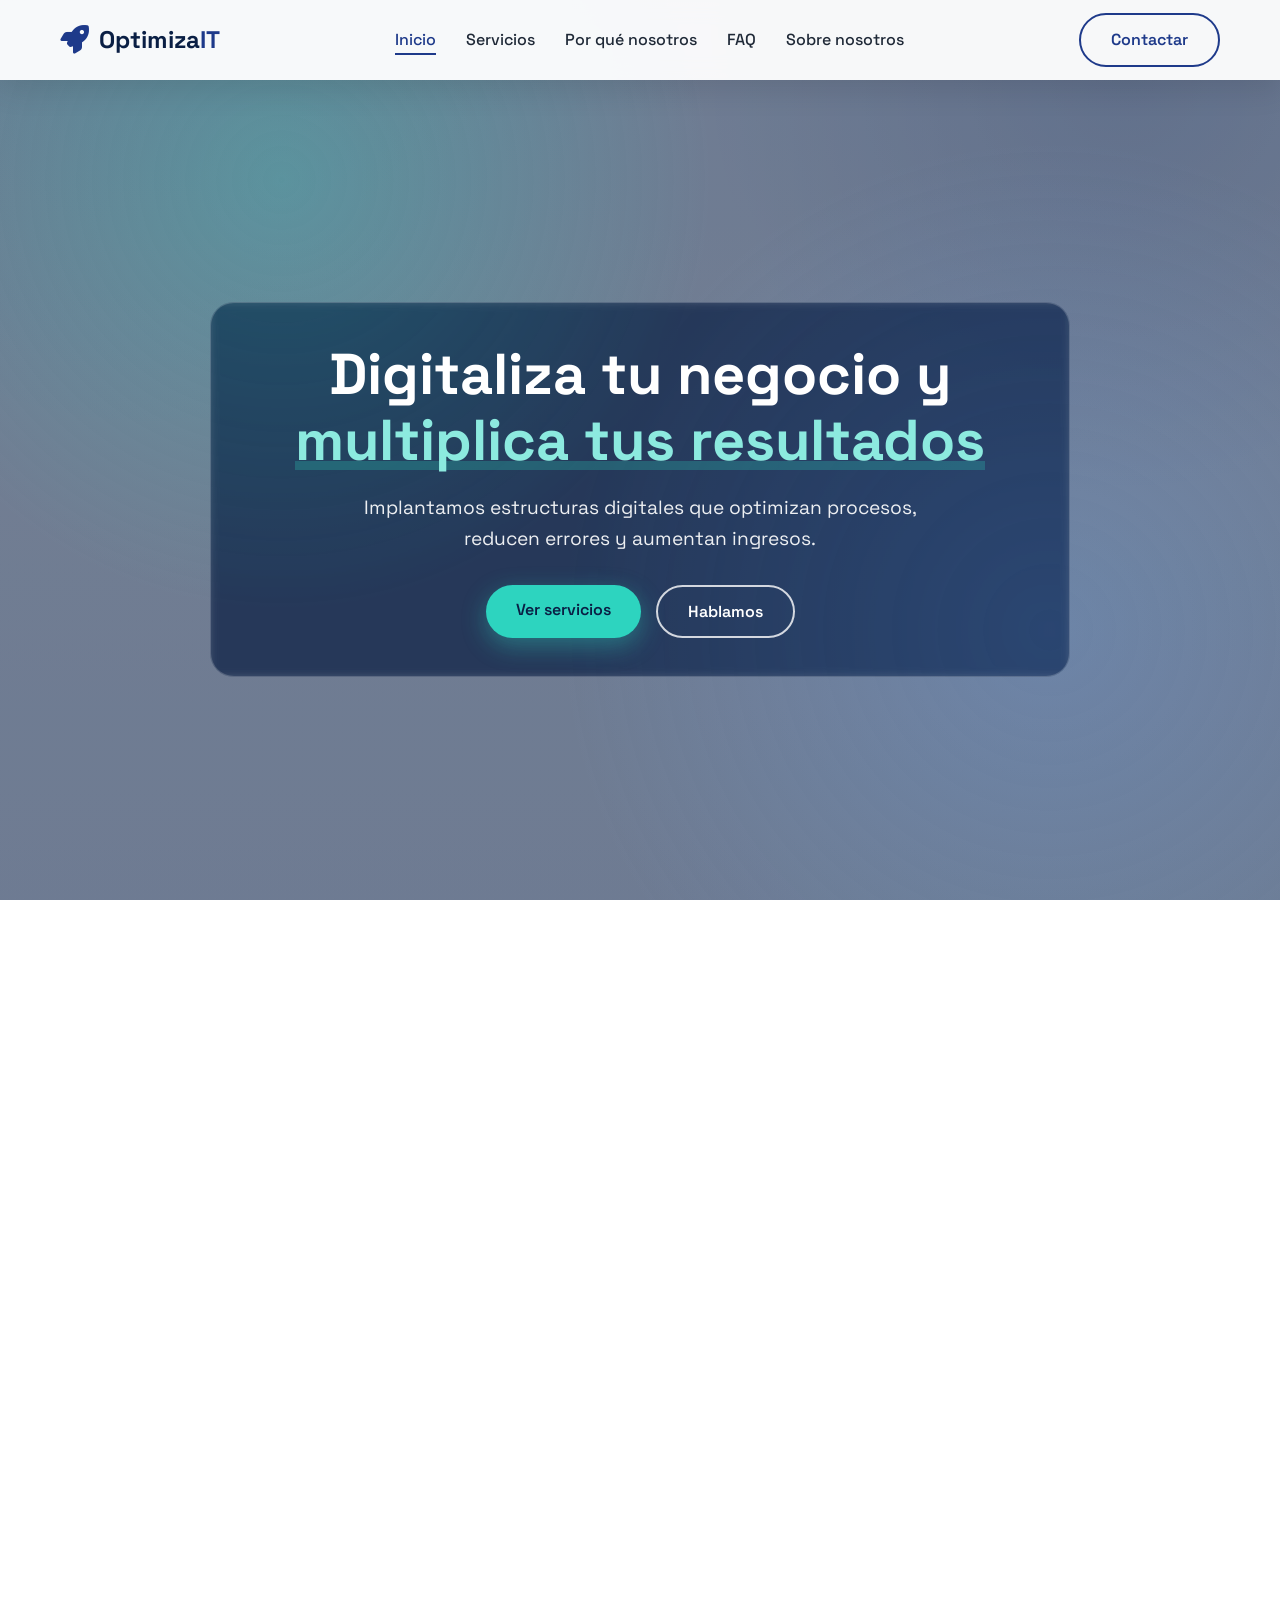
<file: index.html>
<!DOCTYPE html>
<html lang="es">

<head>
    <meta charset="UTF-8">
    <meta name="viewport" content="width=device-width, initial-scale=1.0">
    <title>OptimizaIT – Transformamos negocios</title>
    <link rel="stylesheet" href="css/estilo.css">
    <!-- Font Awesome para iconos -->
    <link rel="stylesheet" href="https://cdnjs.cloudflare.com/ajax/libs/font-awesome/6.0.0/css/all.min.css">
</head>

<body>
    <!-- HEADER FIJO -->
    <header class="header">
        <div class="container header-container">
            <div class="logo">
                <i class="fas fa-rocket"></i>
                <span>Optimiza<span class="logo-highlight">IT</span></span>
            </div>
            <nav class="nav-menu" id="nav-menu">
                <ul class="nav-list">
                    <li><a href="#inicio" class="nav-link active">Inicio</a></li>
                    <li><a href="#servicios" class="nav-link">Servicios</a></li>
                    <li><a href="#por-que" class="nav-link">Por qué nosotros</a></li>
                    <li><a href="#faq" class="nav-link">FAQ</a></li>
                    <li><a href="sobre-nosotros.html" class="nav-link">Sobre nosotros</a></li>
                </ul>
            </nav>
            <a href="contacto.html" class="btn btn-header">Contactar</a>
            <div class="hamburger" id="hamburger">
                <span class="bar"></span>
                <span class="bar"></span>
                <span class="bar"></span>
            </div>
        </div>
    </header>

    <main>
        <!-- HERO SECTION -->
        <section id="inicio" class="hero">
            <div class="container hero-container">
                <div class="hero-content">
                    <h1 class="hero-title">Digitaliza tu negocio y <span class="highlight">multiplica tus
                            resultados</span></h1>
                    <p class="hero-subtitle">Implantamos estructuras digitales que optimizan procesos, <br> reducen 
                        errores y aumentan ingresos.</p>
                    <div class="hero-buttons">
                        <a href="#servicios" class="btn btn-primary">Ver servicios</a>
                        <a href="contacto.html" class="btn btn-secondary">Hablamos</a>
                    </div>
                </div>
            </div>
        </section>

        <!-- RAZONES PARA MODERNIZARSE -->
        <section class="razones">
            <div class="container">
                <h2 class="section-title">¿Por qué dar el <span class="highlight">salto digital</span>?</h2>
                <p class="section-subtitle">Céntrate en tu negocio. Dar el salto digital significa dejar de depender del esfuerzo constante y empezar a <strong>crecer</strong> con un sistema estructurado, eficiente y medible.</p>
                <div class="razones-grid">
                    <div class="razon-card">
                        <div class="razon-icon">
                            <i class="fas fa-clock"></i>
                        </div>
                        <h3>Negocio funcionando 24/7</h3>
                        <p>La atención al cliente y gestión interna nunca para de funcionar. El trabajo deja de acumularse.</p>
                    </div>
                    <div class="razon-card">
                        <div class="razon-icon">
                            <i class="fas fa-robot"></i>
                        </div>
                        <h3>Automatización de procesos</h3>
                        <p>Elimina tareas repetitivas y gana tiempo con sistemas que trabajan para ti.</p>
                    </div>
                    <div class="razon-card">
                        <div class="razon-icon">
                            <i class="fas fa-chart-line"></i>
                        </div>
                        <h3>Negocio escalable</h3>
                        <p>Haz crecer tu negocio exponencialmente sin que aumente tu carga de trabajo.</p>
                    </div>
                    <div class="razon-card">
                        <div class="razon-icon">
                            <i class="fas fa-database"></i>
                        </div>
                        <h3>Decisiones basadas en datos</h3>
                        <p>Conoce a tu audiencia y mejora constantemente con información real.</p>
                    </div>
                </div>
            </div>
        </section>

        <!-- SERVICIOS -->
        <section id="servicios" class="servicios">
            <div class="container">
                <h2 class="section-title">Soluciones a <span class="highlight">medida</span> para tu negocio</h2>
                <div class="servicios-grid">
                    <div class="servicio-card">
                        <div class="servicio-icon">
                            <i class="fas fa-code"></i>
                        </div>
                        <h3>Web Profesional</h3>
                        <ul class="servicio-list">
                            <li><i class="fas fa-check"></i> Convertir visitas en clientes</li>
                            <li><i class="fas fa-check"></i> Diseño personalizado y funcional</li>
                            <li><i class="fas fa-check"></i> Adaptación móvil</li>
                            <li><i class="fas fa-check"></i> SEO incluido</li>
                        </ul>
                    </div>
                    <div class="servicio-card">
                        <div class="servicio-icon">
                            <i class="fas fa-cogs"></i>
                        </div>
                        <h3>Automatización</h3>
                        <ul class="servicio-list">
                            <li><i class="fas fa-check"></i> Email marketing automático</li>
                            <li><i class="fas fa-check"></i> Bots personalizados</li>
                            <li><i class="fas fa-check"></i> Gestión de citas</li>
                            <li><i class="fas fa-check"></i> Administración de clientes</li>
                        </ul>
                    </div>
                    <div class="servicio-card">
                        <div class="servicio-icon">
                            <i class="fas fa-search"></i>
                        </div>
                        <h3>Control financiero</h3>
                        <ul class="servicio-list">
                            <li><i class="fas fa-check"></i> Analiza tu estrategia financiera</li>
                            <li><i class="fas fa-check"></i> Controla tus ingresos y gastos</li>
                            <li><i class="fas fa-check"></i> Facturación automática</li>
                            <li><i class="fas fa-check"></i> Soluciones visuales</li>
                        </ul>
                    </div>
                    <div class="servicio-card">
                        <div class="servicio-icon">
                            <i class="fas fa-headset"></i>
                        </div>
                        <h3>Mantenimiento</h3>
                        <ul class="servicio-list">
                            <li><i class="fas fa-check"></i> Actualizaciones</li>
                            <li><i class="fas fa-check"></i> Copias de seguridad</li>
                            <li><i class="fas fa-check"></i> Soporte prioritario</li>
                            <li><i class="fas fa-check"></i> Formación para un uso autónomo</li>
                        </ul>
                    </div>
                </div>
            </div>
        </section>

        <!-- C�MO TRABAJAMOS -->
        <section class="proceso">
            <div class="container">
                <h2 class="section-title">¿Cómo <span class="highlight">trabajamos</span>?</h2>
                <div class="proceso-grid">
                    <div class="proceso-card">
                        <span class="proceso-numero">1</span>
                        <h3>Análisis estratégico</h3>
                        <p>Analizamos tu modelo de negocio y atacamos los puntos débiles o problemáticos.</p>
                    </div>
                    <div class="proceso-card">
                        <span class="proceso-numero">2</span>
                        <h3>Diseño y construcción del sistema</h3>
                        <p>Creamos la arquitectura digital eficiente y adaptada exactamente a tu forma de trabajar.</p>
                    </div>
                    <div class="proceso-card">
                        <span class="proceso-numero">3</span>
                        <h3>Implementación</h3>
                        <p>Visualiza resultados de 2 a 4 semanas. Nosotros nos encargamos del mantenimiento del sistema.</p>
                    </div>
                </div>
            </div>
        </section>

        <!-- CASOS DE ÉXITO -->
        <!--
        <section class="casos">
            <div class="container">
                <h2 class="section-title">Negocios que ya <span class="highlight">confían</span> en nosotros</h2>
                <div class="casos-grid">
                    <div class="caso-card">
                        <div class="caso-cliente">
                            <i class="fas fa-store"></i>
                            <h3>Panadería "El Trigo"</h3>
                        </div>
                        <p class="caso-resultado">? Aumento de ventas online: <strong>+150%</strong></p>
                        <p class="caso-testimonio">"Empezaron a pedir por la web y no damos abasto. Increíble."</p>
                        <span class="caso-nombre">– María, dueña</span>
                    </div>
                    <div class="caso-card">
                        <div class="caso-cliente">
                            <i class="fas fa-dumbbell"></i>
                            <h3>Gimnasio FitLife</h3>
                        </div>
                        <p class="caso-resultado">? Reservas automáticas: <strong>+200%</strong></p>
                        <p class="caso-testimonio">"Automatizamos las reservas y ahora todo funciona solo."</p>
                        <span class="caso-nombre">- Carlos, gerente</span>
                    </div>
                    <div class="caso-card">
                        <div class="caso-cliente">
                            <i class="fas fa-laptop"></i>
                            <h3>Consultoría RM</h3>
                        </div>
                        <p class="caso-resultado">? Clientes nuevos: <strong>+80%</strong></p>
                        <p class="caso-testimonio">"Llegan clientes cada semana gracias al SEO."</p>
                        <span class="caso-nombre">- Roberto, consultor</span>
                    </div>
                </div>
            </div>
        </section>
        -->

        <!-- POR QUÉ ELEGIRNOS -->
        <section id="por-que" class="por-que">
            <div class="container">
                <h2 class="section-title">¿Por qué <span class="highlight">elegirnos</span>?</h2>
                <div class="por-que-grid">
                    <div class="por-que-content">
                        <div class="por-que-item">
                            <i class="fas fa-check-circle"></i>
                            <div>
                                <h3>Equipo joven y cercano</h3>
                                <p>Hablamos tu idioma, sin tecnicismos raros. Te explicamos todo paso a paso.</p>
                            </div>
                        </div>
                        <div class="por-que-item">
                            <i class="fas fa-check-circle"></i>
                            <div>
                                <h3>Tecnologías modernas</h3>
                                <p>Trabajamos con lo último para que tu web sea rápida, segura y duradera.</p>
                            </div>
                        </div>
                        <div class="por-que-item">
                            <i class="fas fa-check-circle"></i>
                            <div>
                                <h3>Soporte continuo</h3>
                                <p>Siempre disponibles. Un problema no es problema, lo solucionamos rápido.</p>
                            </div>
                        </div>
                        <div class="por-que-item">
                            <i class="fas fa-check-circle"></i>
                            <div>
                                <h3>Precios transparentes</h3>
                                <p>Sin letra pequeña. Sabes lo que pagas y por qué lo pagas desde el día uno.</p>
                            </div>
                        </div>
                    </div>
                    <div class="por-que-image">
                        <img src="images/nosotros.png"
                            alt="Equipo trabajando">
                    </div>
                </div>
            </div>
        </section>

        <!-- PREGUNTAS FRECUENTES -->
        <section id="faq" class="faq">
            <div class="container">
                <h2 class="section-title">Resolvemos tus <span class="highlight">dudas</span></h2>
                <div class="faq-grid">
                    <div class="faq-item">
                        <div class="faq-pregunta">
                            <span>¿Cuánto cuesta?</span>
                            <i class="fas fa-chevron-down"></i>
                        </div>
                        <div class="faq-respuesta">
                            <p>Depende del punto de partida y de los objetivos. Te preparamos un plan por fases para que inviertas solo en lo que te aporta retorno, sin costes ocultos.</p>
                        </div>
                    </div>
                    <div class="faq-item">
                        <div class="faq-pregunta">
                            <span>¿Necesito conocimientos técnicos?</span>
                            <i class="fas fa-chevron-down"></i>
                        </div>
                        <div class="faq-respuesta">
                            <p>No. Nosotros nos encargamos de la parte técnica y tú te centras en tu negocio. Te explicamos todo de forma simple para que siempre tengas el control.</p>
                        </div>
                    </div>
                    <div class="faq-item">
                        <div class="faq-pregunta">
                            <span>¿En qué se diferencia nuestro servicio de una simple automatización?</span>
                            <i class="fas fa-chevron-down"></i>
                        </div>
                        <div class="faq-respuesta">
                            <p>No implementamos herramientas sueltas. Diseñamos un sistema completo: estrategia, procesos, métricas y seguimiento para que la automatización genere resultados reales y sostenibles.</p>
                        </div>
                    </div>
                    <div class="faq-item">
                        <div class="faq-pregunta">
                            <span>¿Cómo sabéis qué necesita mi empresa?</span>
                            <i class="fas fa-chevron-down"></i>
                        </div>
                        <div class="faq-respuesta">
                            <p>Empezamos con un diagnóstico de tu negocio: objetivos, procesos actuales, cuellos de botella y datos. Con eso definimos una propuesta adaptada a tu forma de trabajar.</p>
                        </div>
                    </div>
                    <div class="faq-item">
                        <div class="faq-pregunta">
                            <span>¿Mi negocio es demasiado pequeño para digitalizarse?</span>
                            <i class="fas fa-chevron-down"></i>
                        </div>
                        <div class="faq-respuesta">
                            <p>No. Trabajamos con todo tipo de empresas, desde negocios pequeños hasta equipos más grandes. Adaptamos la solución al tamaño y momento de tu empresa.</p>
                        </div>
                    </div>
                    <div class="faq-item">
                        <div class="faq-pregunta">
                            <span>¿Cómo sé que la inversión merece la pena?</span>
                            <i class="fas fa-chevron-down"></i>
                        </div>
                        <div class="faq-respuesta">
                            <p>Definimos métricas desde el inicio (tiempo ahorrado, errores reducidos, oportunidades generadas y ventas). Así puedes medir el retorno y decidir con datos.</p>
                        </div>
                    </div>
                </div>
            </div>
        </section>

        <!-- CTA FINAL + FOOTER (todo en la misma sección) -->
        <section id="contacto" class="cta-final">
            <div class="container cta-container">
                <h2>¿Listo para <span class="highlight">digitalizar</span> tu negocio?</h2>
                <p>Hablemos sin compromiso. Te asesoramos y te damos un presupuesto personalizado.</p>
                <a href="contacto.html" class="btn btn-primary btn-large">Cuéntanos tu proyecto</a>
            </div>

            <!-- FOOTER DENTRO DE LA MISMA SECCIÓN -->
            <footer class="footer">
                <div class="container footer-container">
                    <div class="footer-info">
                        <div class="logo">
                            <i class="fas fa-rocket"></i>
                            <span>Optimiza<span class="logo-highlight">IT</span></span>
                        </div>
                        <p>Transformamos negocios tradicionales en máquinas digitales. Sin vueltas, con resultados.</p>
                        <div class="footer-social">
                            <a href="#"><i class="fab fa-instagram"></i></a>
                            <a href="#"><i class="fab fa-linkedin-in"></i></a>
                            <a href="#"><i class="fab fa-twitter"></i></a>
                        </div>
                    </div>
                    <div class="footer-links">
                        <h3>Enlaces rápidos</h3>
                        <ul>
                            <li><a href="index.html">Inicio</a></li>
                            <li><a href="#servicios">Servicios</a></li>
                            <li><a href="sobre-nosotros.html">Sobre nosotros</a></li>
                            <li><a href="contacto.html">Contacto</a></li>
                        </ul>
                    </div>
                    <div class="footer-contacto">
                        <h3>Contacto</h3>
                        <p><i class="fas fa-envelope"></i> optimizait@gmail.com</p>
                        <p><i class="fas fa-phone"></i> 722562510</p>
                        <p><i class="fas fa-clock"></i> Respondemos en 24h</p>
                    </div>
                </div>
                <div class="footer-bottom">
                    <p>© 2026 OptimizaIT. Todos los derechos reservados.</p>
                </div>
            </footer>
        </section>
    </main>

    <script src="js/script.js"></script>
</body>

</html>
</file>
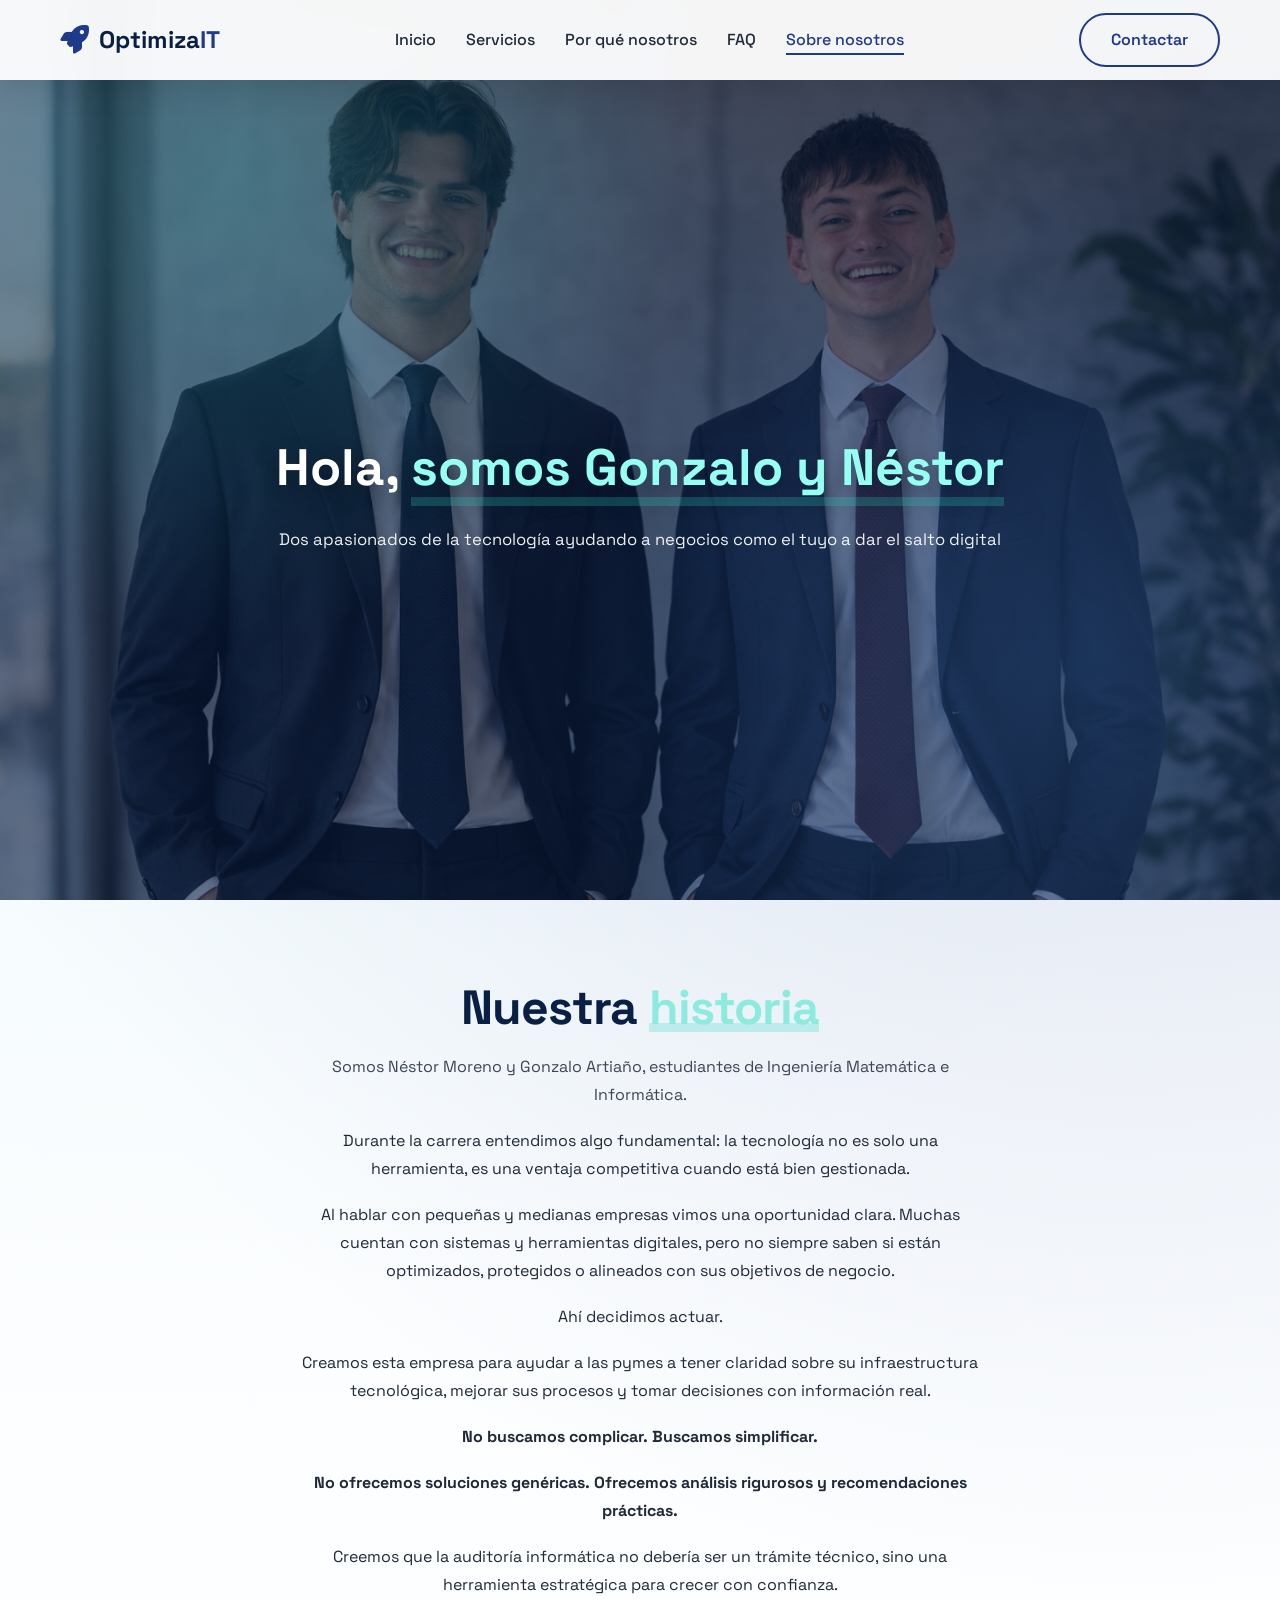
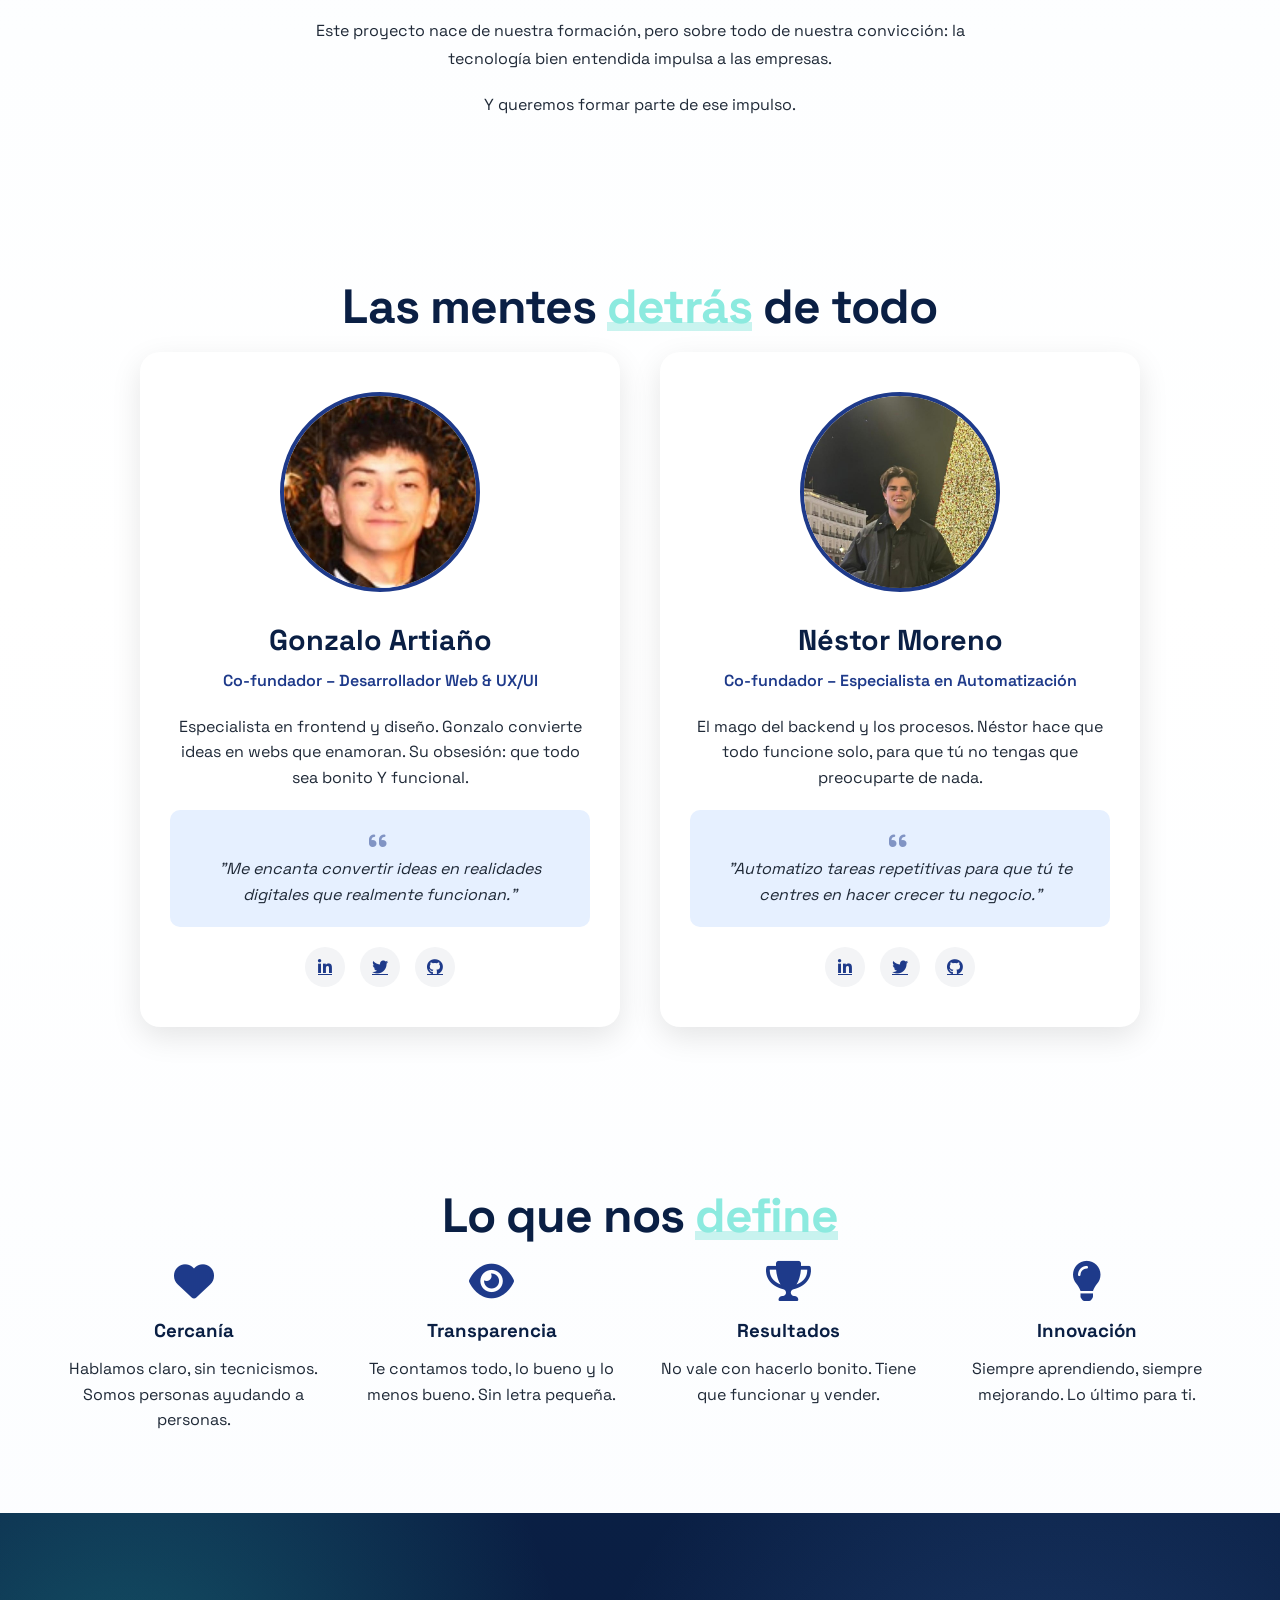
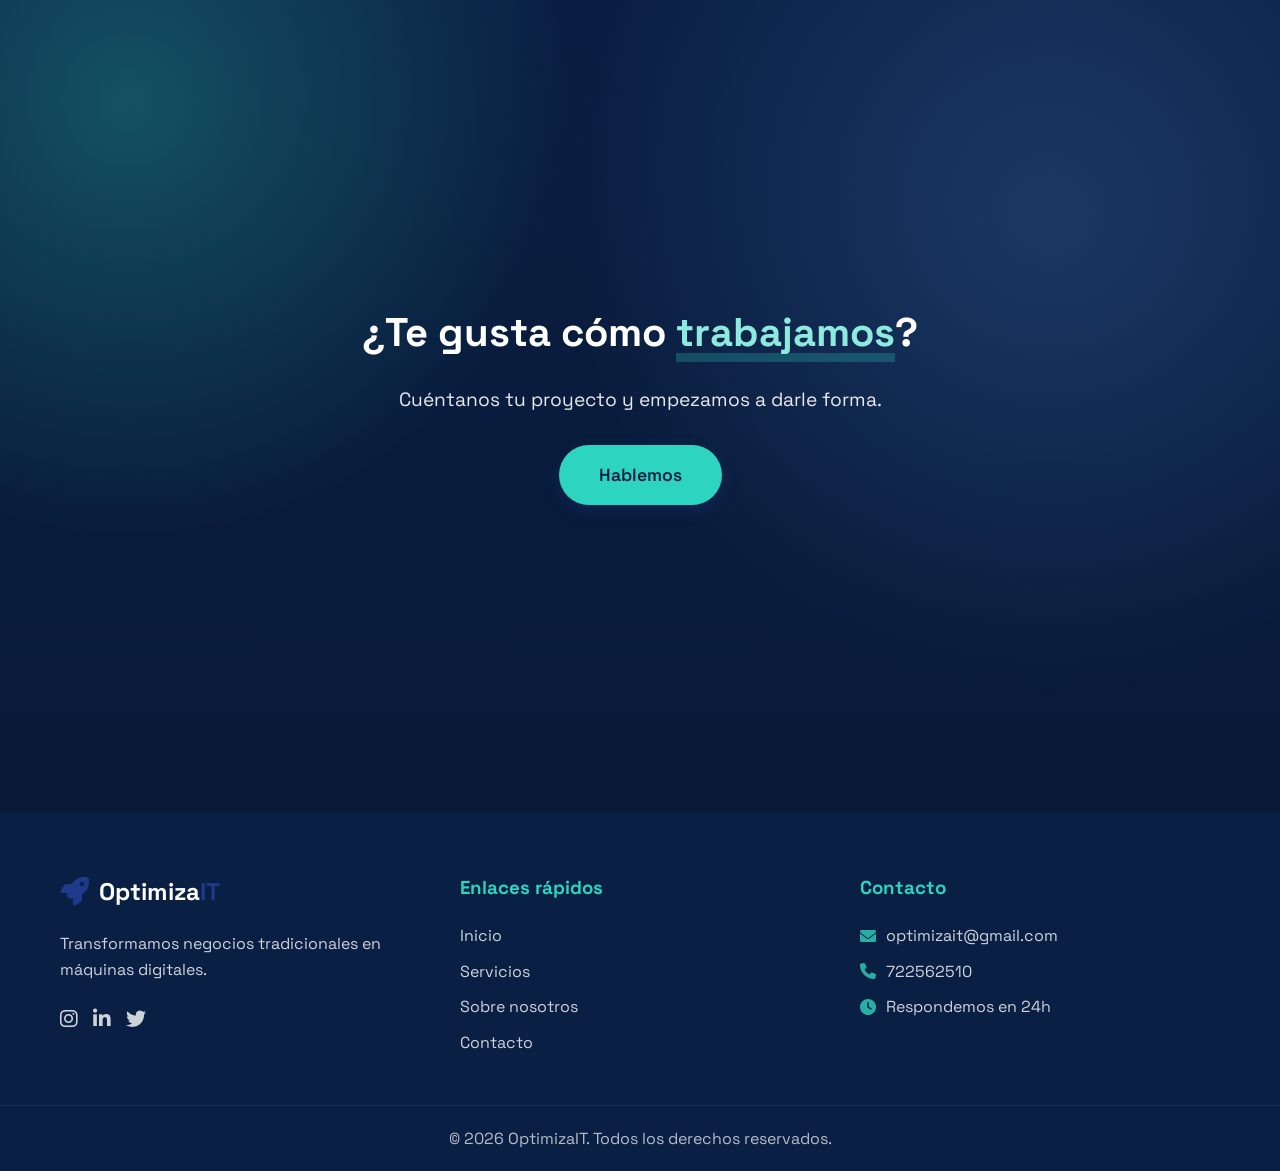
<file: sobre-nosotros.html>
<!DOCTYPE html>
<html lang="es" class="no-slide-mode">

<head>
    <meta charset="UTF-8">
    <meta name="viewport" content="width=device-width, initial-scale=1.0">
    <title>Sobre Nosotros – OptimizaIT</title>
    <link rel="stylesheet" href="css/estilo.css">
    <link rel="stylesheet" href="https://cdnjs.cloudflare.com/ajax/libs/font-awesome/6.0.0/css/all.min.css">
</head>

<body>
    <header class="header">
        <div class="container header-container">
            <div class="logo">
                <i class="fas fa-rocket"></i>
                <span>Optimiza<span class="logo-highlight">IT</span></span>
            </div>
            <nav class="nav-menu" id="nav-menu">
                <ul class="nav-list">
                    <li><a href="index.html" class="nav-link">Inicio</a></li>
                    <li><a href="index.html#servicios" class="nav-link">Servicios</a></li>
                    <li><a href="index.html#por-que" class="nav-link">Por qué nosotros</a></li>
                    <li><a href="index.html#faq" class="nav-link">FAQ</a></li>
                    <li><a href="sobre-nosotros.html" class="nav-link active">Sobre nosotros</a></li>
                </ul>
            </nav>
            <a href="contacto.html" class="btn btn-header">Contactar</a>
            <div class="hamburger" id="hamburger">
                <span class="bar"></span>
                <span class="bar"></span>
                <span class="bar"></span>
            </div>
        </div>
    </header>

    <main>
        <!-- CABECERA SOBRE NOSOTROS -->
        <section class="page-header about-hero">
            <div class="container">
                <h1>Hola, <span class="highlight">somos Gonzalo y Néstor</span></h1>
                <p>Dos apasionados de la tecnología ayudando a negocios como el tuyo a dar el salto digital</p>
</div>
        </section>

        <!-- NUESTRA HISTORIA -->
        <section class="historia">
            <div class="container">
                <div class="historia-content">
                    <h2 class="section-title">Nuestra <span class="highlight">historia</span></h2>
                    <p>Somos Néstor Moreno y Gonzalo Artiaño, estudiantes de Ingeniería Matemática e Informática.</p>
                    <p>Durante la carrera entendimos algo fundamental: la tecnología no es solo una herramienta, es una
                        ventaja competitiva cuando está bien gestionada.</p>
                    <p>Al hablar con pequeñas y medianas empresas vimos una oportunidad clara. Muchas cuentan con
                        sistemas y herramientas digitales, pero no siempre saben si están optimizados, protegidos o
                        alineados con sus objetivos de negocio.</p>
                    <p>Ahí decidimos actuar.</p>
                    <p>Creamos esta empresa para ayudar a las pymes a tener claridad sobre su infraestructura
                        tecnológica, mejorar sus procesos y tomar decisiones con información real.</p>
                    <p><strong>No buscamos complicar. Buscamos simplificar.</strong></p>
                    <p><strong>No ofrecemos soluciones genéricas. Ofrecemos análisis rigurosos y recomendaciones
                            prácticas.</strong></p>
                    <p>Creemos que la auditoría informática no debería ser un trámite técnico, sino una herramienta
                        estratégica para crecer con confianza.</p>
                    <p>Este proyecto nace de nuestra formación, pero sobre todo de nuestra convicción: la tecnología
                        bien entendida impulsa a las empresas.</p>
                    <p>Y queremos formar parte de ese impulso.</p>
                </div>
            </div>
        </section>

        <!-- TARJETAS PERSONALES -->
        <section class="equipo">
            <div class="container">
                <h2 class="section-title">Las mentes <span class="highlight">detrás</span> de todo</h2>
                <div class="equipo-grid">
                    <!-- GONZALO -->
                    <div class="equipo-card">
                        <div class="equipo-img">
                            <img src="images/gonzalo.jpeg" alt="Gonzalo Artiaño">
                        </div>
                        <h3>Gonzalo Artiaño</h3>
                        <p class="equipo-cargo">Co-fundador – Desarrollador Web & UX/UI</p>
                        <p class="equipo-descripcion">Especialista en frontend y diseño. Gonzalo convierte ideas en webs
                            que enamoran. Su obsesión: que todo sea bonito Y funcional.</p>
                        <div class="equipo-frase">
                            <i class="fas fa-quote-left"></i>
                            <p>"Me encanta convertir ideas en realidades digitales que realmente funcionan."</p>
                        </div>
                        <div class="equipo-social">
                            <a href="#"><i class="fab fa-linkedin-in"></i></a>
                            <a href="#"><i class="fab fa-twitter"></i></a>
                            <a href="#"><i class="fab fa-github"></i></a>
                        </div>
                    </div>

                    <!-- N�STOR -->
                    <div class="equipo-card">
                        <div class="equipo-img">
                            <img src="images/nestor.jpeg" alt="Néstor Moreno">
                        </div>
                        <h3>Néstor Moreno</h3>
                        <p class="equipo-cargo">Co-fundador – Especialista en Automatización</p>
                        <p class="equipo-descripcion">El mago del backend y los procesos. Néstor hace que todo funcione
                            solo, para que tú no tengas que preocuparte de nada.</p>
                        <div class="equipo-frase">
                            <i class="fas fa-quote-left"></i>
                            <p>"Automatizo tareas repetitivas para que tú te centres en hacer crecer tu negocio."</p>
                        </div>
                        <div class="equipo-social">
                            <a href="#"><i class="fab fa-linkedin-in"></i></a>
                            <a href="#"><i class="fab fa-twitter"></i></a>
                            <a href="#"><i class="fab fa-github"></i></a>
                        </div>
                    </div>
                </div>
            </div>
        </section>

        <!-- VALORES -->
        <section class="valores">
            <div class="container">
                <h2 class="section-title">Lo que nos <span class="highlight">define</span></h2>
                <div class="valores-grid">
                    <div class="valor-item">
                        <i class="fas fa-heart"></i>
                        <h3>Cercanía</h3>
                        <p>Hablamos claro, sin tecnicismos. Somos personas ayudando a personas.</p>
                    </div>
                    <div class="valor-item">
                        <i class="fas fa-eye"></i>
                        <h3>Transparencia</h3>
                        <p>Te contamos todo, lo bueno y lo menos bueno. Sin letra pequeña.</p>
                    </div>
                    <div class="valor-item">
                        <i class="fas fa-trophy"></i>
                        <h3>Resultados</h3>
                        <p>No vale con hacerlo bonito. Tiene que funcionar y vender.</p>
                    </div>
                    <div class="valor-item">
                        <i class="fas fa-lightbulb"></i>
                        <h3>Innovación</h3>
                        <p>Siempre aprendiendo, siempre mejorando. Lo último para ti.</p>
                    </div>
                </div>
            </div>
        </section>

        <!-- CTA FINAL + FOOTER -->
        <section id="contacto" class="cta-final">
            <div class="container cta-container">
                <h2>¿Te gusta cómo <span class="highlight">trabajamos</span>?</h2>
                <p>Cuéntanos tu proyecto y empezamos a darle forma.</p>
                <a href="contacto.html" class="btn btn-primary btn-large">Hablemos</a>
            </div>

            <footer class="footer">
                <div class="container footer-container">
                    <div class="footer-info">
                        <div class="logo">
                            <i class="fas fa-rocket"></i>
                            <span>Optimiza<span class="logo-highlight">IT</span></span>
                        </div>
                        <p>Transformamos negocios tradicionales en máquinas digitales.</p>
                        <div class="footer-social">
                            <a href="#"><i class="fab fa-instagram"></i></a>
                            <a href="#"><i class="fab fa-linkedin-in"></i></a>
                            <a href="#"><i class="fab fa-twitter"></i></a>
                        </div>
                    </div>
                    <div class="footer-links">
                        <h3>Enlaces rápidos</h3>
                        <ul>
                            <li><a href="index.html">Inicio</a></li>
                            <li><a href="index.html#servicios">Servicios</a></li>
                            <li><a href="sobre-nosotros.html">Sobre nosotros</a></li>
                            <li><a href="contacto.html">Contacto</a></li>
                        </ul>
                    </div>
                    <div class="footer-contacto">
                        <h3>Contacto</h3>
                        <p><i class="fas fa-envelope"></i> optimizait@gmail.com</p>
                        <p><i class="fas fa-phone"></i> 722562510</p>
                        <p><i class="fas fa-clock"></i> Respondemos en 24h</p>
                    </div>
                </div>
                <div class="footer-bottom">
                    <p>© 2026 OptimizaIT. Todos los derechos reservados.</p>
                </div>
            </footer>
        </section>
    </main>

    <script src="js/script.js"></script>
</body>

</html>
</file>
<file: css/estilo.css>
﻿@import url('https://fonts.googleapis.com/css2?family=Space+Grotesk:wght@400;500;600;700&display=swap');

/* ===== VARIABLES ===== */
:root {
    --azul-oscuro: #0A1F44;
    --azul-medio: #1E3A8A;
    --azul-claro: #E6F0FF;
    --turquesa: #2DD4BF;
    --texto-oscuro: #1F2937;
    --texto-claro: #F9FAFB;
    --blanco: #FFFFFF;
    --gris-claro: #F3F4F6;
    --sombra: 0 10px 30px rgba(0, 0, 0, 0.1);
    --transicion: all 0.3s ease;
}

/* ===== RESET ===== */
* {
    margin: 0;
    padding: 0;
    box-sizing: border-box;
}

html {
    scroll-behavior: smooth;
    scroll-snap-type: y mandatory;
    height: 100vh;
    overflow-y: scroll;
}

body {
    height: 100vh;
    overflow-y: auto;
    scroll-snap-type: y mandatory;
    margin: 0;
    font-family: 'Space Grotesk', -apple-system, BlinkMacSystemFont, 'Segoe UI', sans-serif;
    color: var(--texto-oscuro);
    line-height: 1.6;
    background:
        radial-gradient(circle at 12% -4%, rgba(45, 212, 191, 0.08), transparent 32%),
        radial-gradient(circle at 88% 8%, rgba(30, 58, 138, 0.14), transparent 30%),
        linear-gradient(180deg, #f7fbff 0%, #ffffff 50%, #f8fbff 100%);
}

/* ===== SCROLL SNAP ===== */
section {
    scroll-snap-align: start;
    scroll-snap-stop: always;
    min-height: 100vh;
    min-height: 100svh;
    min-height: 100dvh;
    display: flex;
    flex-direction: column;
}

/* La sección de contacto necesita un ajuste especial */
#contacto {
    min-height: 100vh;
    min-height: 100svh;
    min-height: 100dvh;
    display: flex;
    flex-direction: column;
    padding: 0;
}

#contacto .cta-container {
    min-height: 100vh;
    min-height: 100svh;
    min-height: 100dvh;
    display: flex;
    flex-direction: column;
    justify-content: center;
    align-items: center;
    text-align: center;
    padding: 80px 20px 0;
    box-sizing: border-box;
}

#contacto .footer {
    margin-top: auto;
    width: 100%;
    flex-shrink: 0;
}

/* ===== CONTAINER ===== */
.container {
    max-width: 1200px;
    margin: 0 auto;
    padding: 0 20px;
    width: 100%;
}

/* ===== HEADER ===== */
.header {
    position: fixed;
    top: 0;
    left: 0;
    width: 100%;
    background: rgba(255, 255, 255, 0.95);
    backdrop-filter: blur(10px);
    box-shadow: var(--sombra);
    z-index: 1000;
}

.header-container {
    display: flex;
    justify-content: space-between;
    align-items: center;
    height: 80px;
}

.logo {
    display: flex;
    align-items: center;
    gap: 10px;
    font-size: 1.5rem;
    font-weight: bold;
    color: var(--azul-oscuro);
}

.logo i {
    color: var(--azul-medio);
    font-size: 1.8rem;
}

.logo-highlight {
    color: var(--azul-medio);
}

.nav-list {
    display: flex;
    list-style: none;
    gap: 30px;
}

.nav-link {
    text-decoration: none;
    color: var(--texto-oscuro);
    font-weight: 500;
    transition: var(--transicion);
    position: relative;
}

.nav-link:hover,
.nav-link.active {
    color: var(--azul-medio);
}

.nav-link::after {
    content: '';
    position: absolute;
    bottom: -5px;
    left: 0;
    width: 0;
    height: 2px;
    background: var(--azul-medio);
    transition: var(--transicion);
}

.nav-link:hover::after,
.nav-link.active::after {
    width: 100%;
}

.btn {
    display: inline-block;
    padding: 12px 30px;
    border-radius: 50px;
    text-decoration: none;
    font-weight: 600;
    transition: var(--transicion);
    cursor: pointer;
    border: none;
    font-size: 1rem;
}

.btn-header {
    background: transparent;
    border: 2px solid var(--azul-medio);
    color: var(--azul-medio);
}

.btn-header:hover {
    background: var(--azul-medio);
    color: var(--blanco);
}

.btn-primary {
    background: var(--azul-medio);
    color: var(--blanco);
    box-shadow: 0 5px 15px rgba(30, 58, 138, 0.3);
}

.btn-primary:hover {
    background: var(--azul-oscuro);
    transform: translateY(-2px);
    box-shadow: 0 8px 20px rgba(30, 58, 138, 0.4);
}

.btn-secondary {
    background: transparent;
    border: 2px solid var(--azul-medio);
    color: var(--azul-medio);
}

.btn-secondary:hover {
    background: var(--azul-medio);
    color: var(--blanco);
}

.btn-large {
    padding: 16px 40px;
    font-size: 1.1rem;
}

.hamburger {
    display: none;
    flex-direction: column;
    cursor: pointer;
    gap: 5px;
}

.bar {
    width: 25px;
    height: 3px;
    background: var(--azul-oscuro);
    transition: var(--transicion);
}

/* ===== COMPENSAR HEADER FIJO ===== */
section:not(#contacto) {
    scroll-margin-top: 80px;
    padding-top: 80px;
}

#contacto {
    scroll-margin-top: 0;
}

/* ===== HERO ===== */
.hero {
    position: relative;
    overflow: hidden;
    background:
        linear-gradient(rgba(10, 31, 68, 0.58), rgba(10, 31, 68, 0.58)),
        url('https://images.unsplash.com/photo-1460925895917-afdab827c52f?auto=format&fit=crop&w=1800&q=80') top center/cover no-repeat;
    background-position: center center, center 80px;
}

.hero::before {
    content: '';
    position: absolute;
    inset: 0;
    background:
        radial-gradient(circle at 22% 20%, rgba(45, 212, 191, 0.26), transparent 35%),
        radial-gradient(circle at 82% 70%, rgba(96, 165, 250, 0.2), transparent 40%);
    pointer-events: none;
}

.hero-container {
    display: flex;
    align-items: center;
    justify-content: center;
    min-height: calc(100vh - 80px);
    text-align: center;
    position: relative;
    z-index: 1;
}

.hero-content {
    max-width: 860px;
    padding: 38px 30px;
    border-radius: 24px;
    background: rgba(10, 31, 68, 0.34);
    border: 1px solid rgba(255, 255, 255, 0.18);
    backdrop-filter: blur(4px);
}

.hero-title {
    font-size: clamp(2.2rem, 5vw, 3.6rem);
    line-height: 1.15;
    color: var(--blanco);
    margin-bottom: 20px;
}

.highlight {
    color: #8ceadf;
    position: relative;
    display: inline-block;
}

.highlight::after {
    content: '';
    position: absolute;
    bottom: 3px;
    left: 0;
    width: 100%;
    height: 9px;
    background: rgba(45, 212, 191, 0.25);
    z-index: -1;
}

.hero-subtitle {
    font-size: 1.2rem;
    color: rgba(249, 250, 251, 0.95);
    margin-bottom: 30px;
}

.hero-buttons {
    display: flex;
    gap: 15px;
    justify-content: center;
    flex-wrap: wrap;
}

.hero .btn-primary {
    background: var(--turquesa);
    color: var(--azul-oscuro);
    box-shadow: 0 8px 24px rgba(45, 212, 191, 0.38);
}

.hero .btn-primary:hover {
    background: #57e7d5;
}

.hero .btn-secondary {
    border-color: rgba(255, 255, 255, 0.8);
    color: var(--blanco);
}

.hero .btn-secondary:hover {
    background: rgba(255, 255, 255, 0.16);
    color: var(--blanco);
    border-color: rgba(255, 255, 255, 0.95);
}

.section-title {
    font-size: clamp(2rem, 3.8vw, 3rem);
    line-height: 1.15;
    text-align: center;
    color: var(--azul-oscuro);
    margin-bottom: 18px;
    letter-spacing: -0.02em;
}

.section-title + p {
    text-align: center;
    max-width: 700px;
    margin: 0 auto 26px;
    opacity: 0.86;
}

/* ===== AJUSTE DESKTOP: UNA SECCIÓN POR PANTALLA ===== */
@media (min-width: 992px) {
    main > section:not(#contacto) {
        min-height: calc(100vh - 80px);
        height: auto;
        overflow: visible;
    }

    #contacto {
        height: auto;
        min-height: 100vh;
        overflow: visible;
    }

    section:not(#contacto) {
        padding-top: clamp(28px, 3.8vh, 52px);
        padding-bottom: clamp(28px, 3.8vh, 52px);
    }

    section.valores:not(#contacto) {
        padding-top: 48px;
        padding-bottom: 48px;
    }

    /* Index: estas secciones deben ocupar exactamente una pantalla */
    main > section.hero,
    main > section.razones,
    main > section.servicios,
    main > section.proceso,
    main > section.por-que {
        min-height: calc(100vh - 80px);
        height: auto;
    }

    /* Sobre nosotros: estas secciones crecen según contenido */
    main > section:not(#contacto).historia,
    main > section:not(#contacto).equipo,
    main > section:not(#contacto).valores {
        height: auto;
        min-height: auto;
        overflow: visible;
    }

    /* La primera diapositiva debe cubrir toda la pantalla */
    main > section#inicio.hero {
        height: 100vh;
        min-height: 100vh;
        margin-top: 0;
        padding-top: 80px;
        box-sizing: border-box;
    }

    /* Primera diapositiva en Contacto y Sobre Nosotros (igual lógica que index) */
    main > section.page-header {
    position: relative;
    overflow: hidden;
    min-height: clamp(460px, 72vh, 760px);
    padding: clamp(128px, 18vh, 170px) 0 clamp(70px, 10vh, 110px);
    text-align: center;
    color: var(--blanco);
    background:
        linear-gradient(rgba(10, 31, 68, 0.58), rgba(10, 31, 68, 0.58)),
        url('../images/nosotros.png') center/cover no-repeat;
}

.page-header::before {
    content: '';
    position: absolute;
    inset: 0;
    background:
        radial-gradient(circle at 18% 20%, rgba(45, 212, 191, 0.2), transparent 36%),
        radial-gradient(circle at 84% 74%, rgba(96, 165, 250, 0.2), transparent 42%);
    pointer-events: none;
}

.page-header > .container {
    position: relative;
    z-index: 1;
    max-width: 920px;
}

.page-header h1 {
    font-size: clamp(2rem, 4.8vw, 3.2rem);
    color: var(--blanco);
    margin-bottom: 18px;
    text-shadow: 0 10px 24px rgba(2, 6, 23, 0.35);
}

.page-header p {
    font-size: clamp(1rem, 1.3vw, 1.2rem);
    color: rgba(249, 250, 251, 0.95);
    max-width: 760px;
    margin: 0 auto;
}

.page-header .highlight {
    color: #95fff2;
}

.page-header-img {
    display: none;
}

@media (min-width: 992px) {
    html.no-slide-mode main > section.page-header {
        margin-top: 0;
        min-height: clamp(520px, 78vh, 820px);
        padding: clamp(128px, 16vh, 165px) 0 clamp(78px, 10vh, 120px);
    }
}

}
/* ===== HISTORIA (SOBRE NOSOTROS) ===== */
.historia {
    padding: clamp(44px, 7vh, 76px) 0;
}

.historia .historia-content {
    max-width: 880px;
    margin: 0 auto;
    padding: 0 clamp(28px, 8vw, 96px);
    text-align: center;
}

.historia .historia-content p {
    font-size: clamp(1rem, 1.25vw, 1.18rem);
    line-height: 1.75;
    margin: 0 0 18px;
}

.historia .historia-content p:last-child {
    margin-bottom: 0;
}




.contacto-hero {
    position: relative;
    overflow: hidden;
    min-height: 62vh;
    display: flex;
    align-items: center;
    justify-content: center;
    text-align: center;
    color: var(--blanco);
    background:
        linear-gradient(rgba(10, 31, 68, 0.58), rgba(10, 31, 68, 0.58)),
        url('https://images.unsplash.com/photo-1552664730-d307ca884978?auto=format&fit=crop&w=1800&q=80') center 25%/cover no-repeat;
}

/* ===== CÓMO TRABAJAMOS ===== */
.proceso {
    background:
        linear-gradient(180deg, #f7fbff 0%, #eff6ff 100%);
}

.proceso-grid {
    display: grid;
    grid-template-columns: repeat(auto-fit, minmax(260px, 1fr));
    gap: 28px;
}

.proceso-card {
    background: var(--blanco);
    border-radius: 20px;
    padding: 34px 24px;
    border: 1px solid rgba(30, 58, 138, 0.08);
    box-shadow: var(--sombra);
    transition: transform 0.35s ease, box-shadow 0.35s ease;
}

.proceso-card:hover {
    transform: translateY(-8px);
    box-shadow: 0 20px 38px rgba(15, 23, 42, 0.12);
}

.proceso-numero {
    width: 40px;
    height: 40px;
    border-radius: 50%;
    background: var(--azul-medio);
    color: var(--blanco);
    display: inline-flex;
    align-items: center;
    justify-content: center;
    font-weight: 700;
    margin-bottom: 14px;
}

.proceso-card h3 {
    color: var(--azul-oscuro);
    margin-bottom: 10px;
    font-size: 1.3rem;
}

.contacto-hero::before {
    content: '';
    position: absolute;
    inset: 0;
    background:
        radial-gradient(circle at 18% 24%, rgba(45, 212, 191, 0.24), transparent 36%),
        radial-gradient(circle at 84% 72%, rgba(96, 165, 250, 0.2), transparent 40%);
    pointer-events: none;
}

.contacto-hero .container {
    position: relative;
    z-index: 1;
    max-width: 900px;
    padding: 28px;
    border-radius: 22px;
    background: rgba(10, 31, 68, 0.36);
    border: 1px solid rgba(255, 255, 255, 0.2);
    backdrop-filter: blur(4px);
}

.contacto-hero h1 {
    color: var(--blanco);
}

.contacto-hero p {
    color: rgba(249, 250, 251, 0.95);
}

.equipo-grid {
    display: grid;
    grid-template-columns: repeat(2, 1fr);
    gap: 40px;
    max-width: 1000px;
    margin: 0 auto;
}

.equipo-card {
    background: var(--blanco);
    border-radius: 20px;
    padding: 40px 30px;
    text-align: center;
    box-shadow: var(--sombra);
}

.equipo-img {
    width: 200px;
    height: 200px;
    margin: 0 auto 25px;
    border-radius: 50%;
    overflow: hidden;
    border: 4px solid var(--azul-medio);
}

.equipo-img img {
    width: 100%;
    height: 100%;
    object-fit: cover;
}

.equipo-card h3 {
    font-size: 1.8rem;
    color: var(--azul-oscuro);
    margin-bottom: 5px;
}

.equipo-cargo {
    color: var(--azul-medio);
    font-weight: 600;
    margin-bottom: 20px;
}

.equipo-descripcion {
    margin-bottom: 20px;
}

.equipo-frase {
    background: var(--azul-claro);
    padding: 20px;
    border-radius: 10px;
    margin: 20px 0;
    position: relative;
}

.equipo-frase i {
    color: var(--azul-medio);
    font-size: 20px;
    margin-right: 5px;
    opacity: 0.5;
}

.equipo-frase p {
    font-style: italic;
}

.equipo-social {
    display: flex;
    justify-content: center;
    gap: 15px;
}

.equipo-social a {
    width: 40px;
    height: 40px;
    background: var(--gris-claro);
    border-radius: 50%;
    display: flex;
    align-items: center;
    justify-content: center;
    color: var(--azul-medio);
    transition: var(--transicion);
}

.equipo-social a:hover {
    background: var(--azul-medio);
    color: var(--blanco);
}

.valores {
    padding: 48px 0;
}

.valores-grid {
    display: grid;
    grid-template-columns: repeat(4, 1fr);
    gap: 30px;
}

.valor-item {
    text-align: center;
}

.valor-item i {
    font-size: 40px;
    color: var(--azul-medio);
    margin-bottom: 15px;
}

.valor-item h3 {
    margin-bottom: 10px;
    color: var(--azul-oscuro);
}

/* ===== PÁGINA CONTACTO ===== */
.contacto-grid {
    display: grid;
    grid-template-columns: 1fr 1fr;
    gap: 50px;
}

/* En la página contacto, compensa el header fijo al entrar por scroll/snap */
section#contacto.contacto {
    scroll-margin-top: 80px;
}

@media (min-width: 992px) {
    section#contacto.contacto {
        padding-top: 80px;
    }

    section#contacto.contacto > .footer {
        margin-top: 80px;
    }
}

.contacto-form,
.contacto-info {
    background: var(--blanco);
    padding: 40px;
    border-radius: 20px;
    box-shadow: var(--sombra);
    border: 1px solid rgba(30, 58, 138, 0.08);
}

.contacto-form h2,
.contacto-info h2 {
    color: var(--azul-oscuro);
    margin-bottom: 30px;
}

.form-group {
    margin-bottom: 20px;
}

.form-group label {
    display: block;
    margin-bottom: 8px;
    font-weight: 500;
    color: var(--azul-oscuro);
}

.form-group input,
.form-group select,
.form-group textarea {
    width: 100%;
    padding: 12px 15px;
    border: 2px solid var(--gris-claro);
    border-radius: 10px;
    font-size: 1rem;
    transition: var(--transicion);
    font-family: inherit;
}

.form-group input:focus,
.form-group select:focus,
.form-group textarea:focus {
    outline: none;
    border-color: var(--azul-medio);
    box-shadow: 0 0 0 4px rgba(30, 58, 138, 0.12);
}

.btn-submit {
    width: 100%;
    padding: 15px;
    font-size: 1.1rem;
}

.contacto-datos {
    margin-bottom: 30px;
}

.contacto-item {
    display: flex;
    gap: 15px;
    margin-bottom: 25px;
}

.contacto-item i {
    width: 40px;
    height: 40px;
    background: var(--azul-claro);
    border-radius: 50%;
    display: flex;
    align-items: center;
    justify-content: center;
    color: var(--azul-medio);
    font-size: 18px;
}

.contacto-item h3 {
    font-size: 1.1rem;
    margin-bottom: 5px;
    color: var(--azul-oscuro);
}

.contacto-item p {
    margin-bottom: 3px;
}

.contacto-item small {
    color: var(--texto-oscuro);
    opacity: 0.7;
}

.redes-section {
    background: var(--gris-claro);
    text-align: center;
}

.redes-grid {
    display: flex;
    justify-content: center;
    gap: 30px;
    flex-wrap: wrap;
}

.red-social {
    display: flex;
    align-items: center;
    gap: 10px;
    padding: 15px 30px;
    background: var(--blanco);
    border-radius: 50px;
    text-decoration: none;
    color: var(--texto-oscuro);
    font-weight: 500;
    transition: var(--transicion);
    box-shadow: 0 10px 22px rgba(15, 23, 42, 0.1);
}

.red-social:hover {
    transform: translateY(-5px);
    background: var(--azul-medio);
    color: var(--blanco);
}

/* ===== ANIMACIONES DE ENTRADA ===== */
@keyframes softFloat {
    0%,
    100% {
        transform: translateY(0);
    }
    50% {
        transform: translateY(-10px);
    }
}


.reveal {
    opacity: 0;
    transform: translateY(32px);
    transition:
        opacity 0.72s cubic-bezier(0.2, 0.7, 0.2, 1),
        transform 0.72s cubic-bezier(0.2, 0.7, 0.2, 1);
    transition-delay: var(--reveal-delay, 0ms);
    will-change: opacity, transform;
}

.reveal-left {
    transform: translateX(-34px);
}

.reveal-right {
    transform: translateX(34px);
}

.reveal-zoom {
    transform: scale(0.94);
}

.reveal.is-visible {
    opacity: 1;
    transform: none;
}

@media (prefers-reduced-motion: reduce) {
    *,
    *::before,
    *::after {
        animation: none !important;
        transition: none !important;
        scroll-behavior: auto !important;
    }

    .reveal {
        opacity: 1 !important;
        transform: none !important;
    }
}

.red-social i {
    font-size: 24px;
}

/* ===== RESPONSIVE ===== */
@media (max-width: 768px) {
    html {
        scroll-snap-type: none;
        height: auto;
    }

    body {
        scroll-snap-type: none;
        height: auto;
        min-height: 100%;
    }

    section {
        min-height: 100vh;
        min-height: 100svh;
        min-height: 100dvh;
        padding: 100px 0 40px;
    }

    #contacto {
        min-height: 100vh;
        min-height: 100svh;
        min-height: 100dvh;
    }

    #contacto .cta-container {
        min-height: 100vh;
        min-height: 100svh;
        min-height: 100dvh;
        padding: 100px 20px 40px;
    }

    #contacto .cta-container h2 {
        font-size: 2rem;
    }

    #contacto .cta-container p {
        font-size: 1rem;
    }

    .hamburger {
        display: flex;
    }

    .nav-menu {
        position: fixed;
        left: -100%;
        top: 80px;
        width: 100%;
        background: var(--blanco);
        padding: 20px;
        transition: var(--transicion);
        box-shadow: 0 10px 30px rgba(0, 0, 0, 0.1);
    }

    .nav-menu.active {
        left: 0;
    }

    .nav-list {
        flex-direction: column;
        align-items: center;
        gap: 20px;
    }

    .btn-header {
        display: none;
    }

    .hero-container,
    .por-que-grid,
    .contacto-grid {
        grid-template-columns: 1fr;
    }

    .hero-title {
        font-size: 2.2rem;
    }

    main > section#inicio.hero {
        height: 100vh;
        min-height: 100vh;
        height: 100svh;
        min-height: 100svh;
        margin-top: 0;
        padding: 80px 0 0;
        overflow: hidden;
    }

    main > section#inicio.hero .hero-container {
        min-height: calc(100vh - 80px);
        min-height: calc(100svh - 80px);
        height: auto;
        display: flex;
        align-items: center;
        justify-content: center;
    }

    .equipo-grid {
        grid-template-columns: 1fr;
    }

    .valores-grid {
        grid-template-columns: repeat(2, 1fr);
    }

    .section-title {
        font-size: 2rem;
    }

    .btn-large {
        padding: 14px 30px;
    }

    #contacto {
        padding-bottom: 0;
    }

    #contacto .footer {
        margin-top: 0;
    }

    .footer-bottom p {
        margin: 0;
    }

    .footer-bottom {
        padding-bottom: calc(20px + env(safe-area-inset-bottom));
    }
}

@media (max-width: 480px) {
    .hero-title {
        font-size: 1.8rem;
    }

    .valores-grid {
        grid-template-columns: 1fr;
    }

    .red-social {
        width: 100%;
    }
}









/* ===== AJUSTE FINAL: HERO SOBRE NOSOTROS CON TEXTO ENCIMA ===== */
.page-header {
    position: relative;
    overflow: hidden;
    min-height: clamp(460px, 72vh, 760px);
    padding: clamp(128px, 18vh, 170px) 0 clamp(70px, 10vh, 110px);
    text-align: center;
    color: var(--blanco);
    background:
        linear-gradient(rgba(10, 31, 68, 0.58), rgba(10, 31, 68, 0.58)),
        url('../images/nosotros.png') center/cover no-repeat;
}

.page-header::before {
    content: '';
    position: absolute;
    inset: 0;
    background:
        radial-gradient(circle at 18% 20%, rgba(45, 212, 191, 0.2), transparent 36%),
        radial-gradient(circle at 84% 74%, rgba(96, 165, 250, 0.2), transparent 42%);
    pointer-events: none;
}

.page-header > .container {
    position: relative;
    z-index: 1;
    max-width: 920px;
}

.page-header h1 {
    font-size: clamp(2rem, 4.8vw, 3.2rem);
    color: var(--blanco);
    margin-bottom: 18px;
    text-shadow: 0 10px 24px rgba(2, 6, 23, 0.35);
}

.page-header p {
    font-size: clamp(1rem, 1.3vw, 1.2rem);
    color: rgba(249, 250, 251, 0.95);
    max-width: 760px;
    margin: 0 auto;
}

.page-header .highlight {
    color: #95fff2;
}

.page-header-img {
    display: none;
}

@media (min-width: 992px) {
    html.no-slide-mode main > section.page-header {
        margin-top: 0;
        min-height: clamp(520px, 78vh, 820px);
        padding: clamp(128px, 16vh, 165px) 0 clamp(78px, 10vh, 120px);
    }
}

/* ===== RESTORE: SECCIONES PRINCIPALES ===== */
@media (min-width: 992px) and (max-height: 860px) {
    .por-que-image {
        display: none;
    }

    .por-que-grid {
        grid-template-columns: 1fr;
    }
}

html.no-slide-mode {
    scroll-snap-type: none;
    height: auto;
}

html.no-slide-mode body {
    scroll-snap-type: none;
    height: auto;
}

html.no-slide-mode section {
    scroll-snap-align: none;
    scroll-snap-stop: normal;
    min-height: 100vh;
    min-height: 100svh;
    min-height: 100dvh;
}

html.no-slide-mode #contacto,
html.no-slide-mode #contacto .cta-container {
    min-height: 100vh;
    min-height: 100svh;
    min-height: 100dvh;
}

html.no-slide-mode main > section:not(#contacto):not(#inicio),
html.no-slide-mode main > section.hero:not(#inicio),
html.no-slide-mode main > section.razones,
html.no-slide-mode main > section.servicios,
html.no-slide-mode main > section.proceso,
html.no-slide-mode main > section.por-que,
html.no-slide-mode main > section.page-header {
    height: auto;
    min-height: auto;
    overflow: visible;
}

html.no-slide-mode .hero-container,
html.no-slide-mode main > section.page-header > .container {
    min-height: auto;
    height: auto;
}

html.no-slide-mode main > section#inicio.hero .hero-container {
    min-height: calc(100vh - 80px);
    height: 100%;
    display: flex;
    align-items: center;
    justify-content: center;
    text-align: center;
}

@media (min-width: 992px) {
    html.no-slide-mode section:not(#contacto) {
        padding-top: 80px;
        padding-bottom: 80px;
    }

    html.no-slide-mode main > section.page-header {
        margin-top: 0;
        padding-top: 80px;
    }
}

.razones-grid {
    display: grid;
    grid-template-columns: repeat(auto-fit, minmax(250px, 1fr));
    gap: 30px;
}

.razon-card {
    text-align: center;
    padding: 40px 30px;
    background: linear-gradient(180deg, #ffffff 0%, #f9fbff 100%);
    border-radius: 20px;
    box-shadow: var(--sombra);
    border: 1px solid rgba(30, 58, 138, 0.08);
    transition: transform 0.35s ease, box-shadow 0.35s ease, border-color 0.35s ease;
}

.razon-card:hover {
    transform: translateY(-10px);
    box-shadow: 0 20px 40px rgba(0, 0, 0, 0.15);
}

.razon-icon {
    width: 80px;
    height: 80px;
    background: var(--azul-claro);
    border-radius: 50%;
    display: flex;
    align-items: center;
    justify-content: center;
    margin: 0 auto 25px;
}

.razon-icon i {
    font-size: 35px;
    color: var(--azul-medio);
}

.razon-card h3 {
    font-size: 1.3rem;
    margin-bottom: 15px;
    color: var(--azul-oscuro);
}

.servicios {
    background: linear-gradient(180deg, #eef4ff 0%, #f3f6fc 45%, #f7fafc 100%);
}

.servicios-grid {
    display: grid;
    grid-template-columns: repeat(auto-fit, minmax(250px, 1fr));
    gap: 30px;
}

.servicio-card {
    background: linear-gradient(180deg, #ffffff 0%, #fafdff 100%);
    border-radius: 20px;
    padding: 40px 25px;
    text-align: center;
    border: 1px solid rgba(30, 58, 138, 0.08);
    transition: transform 0.35s ease, box-shadow 0.35s ease, border-color 0.35s ease;
}

.servicio-card:hover {
    transform: translateY(-10px);
    box-shadow: var(--sombra);
}

.servicio-icon {
    width: 70px;
    height: 70px;
    background: var(--azul-medio);
    border-radius: 50%;
    display: flex;
    align-items: center;
    justify-content: center;
    margin: 0 auto 25px;
}

.servicio-icon i {
    font-size: 30px;
    color: var(--blanco);
}

.servicio-card h3 {
    font-size: 1.4rem;
    margin-bottom: 15px;
    color: var(--azul-oscuro);
}

.servicio-list {
    list-style: none;
    text-align: left;
    margin-top: 20px;
}

.servicio-list li {
    margin-bottom: 10px;
    display: flex;
    align-items: center;
    gap: 10px;
}

.servicio-list i {
    color: var(--turquesa);
}

.por-que-grid {
    display: grid;
    grid-template-columns: 1fr 1fr;
    gap: 50px;
    align-items: center;
}

.por-que-item {
    display: flex;
    gap: 15px;
    margin-bottom: 30px;
}

.por-que-item i {
    color: var(--turquesa);
    font-size: 24px;
    flex-shrink: 0;
}

.por-que-item h3 {
    margin-bottom: 5px;
    color: var(--azul-oscuro);
}

.por-que-image img {
    width: 100%;
    border-radius: 20px;
    box-shadow: var(--sombra);
}

.faq {
    background: var(--gris-claro);
}

.faq-grid {
    max-width: 800px;
    margin: 0 auto;
}

.faq-item {
    background: var(--blanco);
    border-radius: 10px;
    margin-bottom: 15px;
    box-shadow: var(--sombra);
    border: 1px solid rgba(30, 58, 138, 0.06);
    transition: border-color 0.25s ease, transform 0.25s ease;
}

.faq-item:hover {
    transform: translateY(-2px);
    border-color: rgba(30, 58, 138, 0.18);
}

.faq-pregunta {
    padding: 20px;
    display: flex;
    justify-content: space-between;
    align-items: center;
    cursor: pointer;
    font-weight: 600;
}

.faq-pregunta i {
    transition: var(--transicion);
}

.faq-item.active .faq-pregunta i {
    transform: rotate(180deg);
}

.faq-respuesta {
    padding: 0 20px;
    max-height: 0;
    overflow: hidden;
    transition: var(--transicion);
}

.faq-item.active .faq-respuesta {
    padding: 0 20px 20px;
    max-height: 200px;
}

.cta-final {
    background:
        radial-gradient(circle at 10% 15%, rgba(45, 212, 191, 0.28), transparent 28%),
        radial-gradient(circle at 82% 24%, rgba(96, 165, 250, 0.2), transparent 34%),
        linear-gradient(180deg, #0a1f44 0%, #081733 100%);
    color: var(--blanco);
}

#contacto .cta-container h2 {
    font-size: 2.5rem;
    margin-bottom: 20px;
    max-width: 800px;
}

#contacto .cta-container p {
    font-size: 1.2rem;
    margin-bottom: 30px;
    max-width: 600px;
    opacity: 0.9;
}

.cta-final .btn-primary {
    background: var(--turquesa);
    color: var(--azul-oscuro);
}

.cta-final .btn-primary:hover {
    background: var(--blanco);
}

.footer {
    background: var(--azul-oscuro);
    color: var(--blanco);
    padding: 60px 0 0;
    width: 100%;
}

.footer-container {
    display: grid;
    grid-template-columns: repeat(auto-fit, minmax(250px, 1fr));
    gap: 40px;
    margin-bottom: 40px;
}

.footer-info .logo {
    color: var(--blanco);
    margin-bottom: 20px;
}

.footer-info p {
    opacity: 0.8;
    margin-bottom: 20px;
}

.footer-social {
    display: flex;
    gap: 15px;
}

.footer-social a {
    color: var(--blanco);
    font-size: 20px;
    opacity: 0.8;
    transition: var(--transicion);
}

.footer-social a:hover {
    opacity: 1;
    color: var(--turquesa);
}

.footer-links h3,
.footer-contacto h3 {
    margin-bottom: 20px;
    color: var(--turquesa);
}

.footer-links ul {
    list-style: none;
}

.footer-links li {
    margin-bottom: 10px;
}

.footer-links a {
    color: var(--blanco);
    text-decoration: none;
    opacity: 0.8;
    transition: var(--transicion);
}

.footer-links a:hover {
    opacity: 1;
    color: var(--turquesa);
}

.footer-contacto p {
    margin-bottom: 10px;
    display: flex;
    align-items: center;
    gap: 10px;
    opacity: 0.8;
}

.footer-contacto i {
    color: var(--turquesa);
}

.footer-bottom {
    text-align: center;
    padding: 20px 0;
    border-top: 1px solid rgba(255, 255, 255, 0.1);
    opacity: 0.7;
}

/* ===== OVERRIDE: ABOUT HERO FULL SCREEN ===== */
.page-header {
    min-height: 100vh;
    min-height: 100svh;
    min-height: 100dvh;
    display: flex;
    align-items: center;
    justify-content: center;
    padding: 80px 0 0;
    background-position: center center;
}

.page-header > .container {
    width: 100%;
}

html.no-slide-mode main > section.page-header {
    height: 100vh;
    height: 100svh;
    height: 100dvh;
    min-height: 100vh;
    min-height: 100svh;
    min-height: 100dvh;
    padding: 80px 0 0;
    box-sizing: border-box;
}

/* ===== FORCE FULLSCREEN ABOUT HERO ===== */
html.no-slide-mode main > section.page-header.about-hero {
    height: 100vh !important;
    height: 100svh !important;
    height: 100dvh !important;
    min-height: 100vh !important;
    min-height: 100svh !important;
    min-height: 100dvh !important;
    padding: 80px 0 0 !important;
    box-sizing: border-box;
}

html.no-slide-mode main > section.page-header.about-hero > .container {
    min-height: calc(100dvh - 80px);
    display: flex;
    flex-direction: column;
    justify-content: center;
}

/* Contacto: hero con imagen profesional a pantalla completa */
.page-header.contacto-hero {
    margin-top: 80px;
    min-height: calc(100vh - 80px);
    min-height: calc(100svh - 80px);
    min-height: calc(100dvh - 80px);
    background:
        linear-gradient(rgba(10, 31, 68, 0.58), rgba(10, 31, 68, 0.58)),
        url('https://images.unsplash.com/photo-1552664730-d307ca884978?auto=format&fit=crop&w=2200&q=80') center 25%/cover no-repeat;
    background-position: center center, center top;
}
</file>
